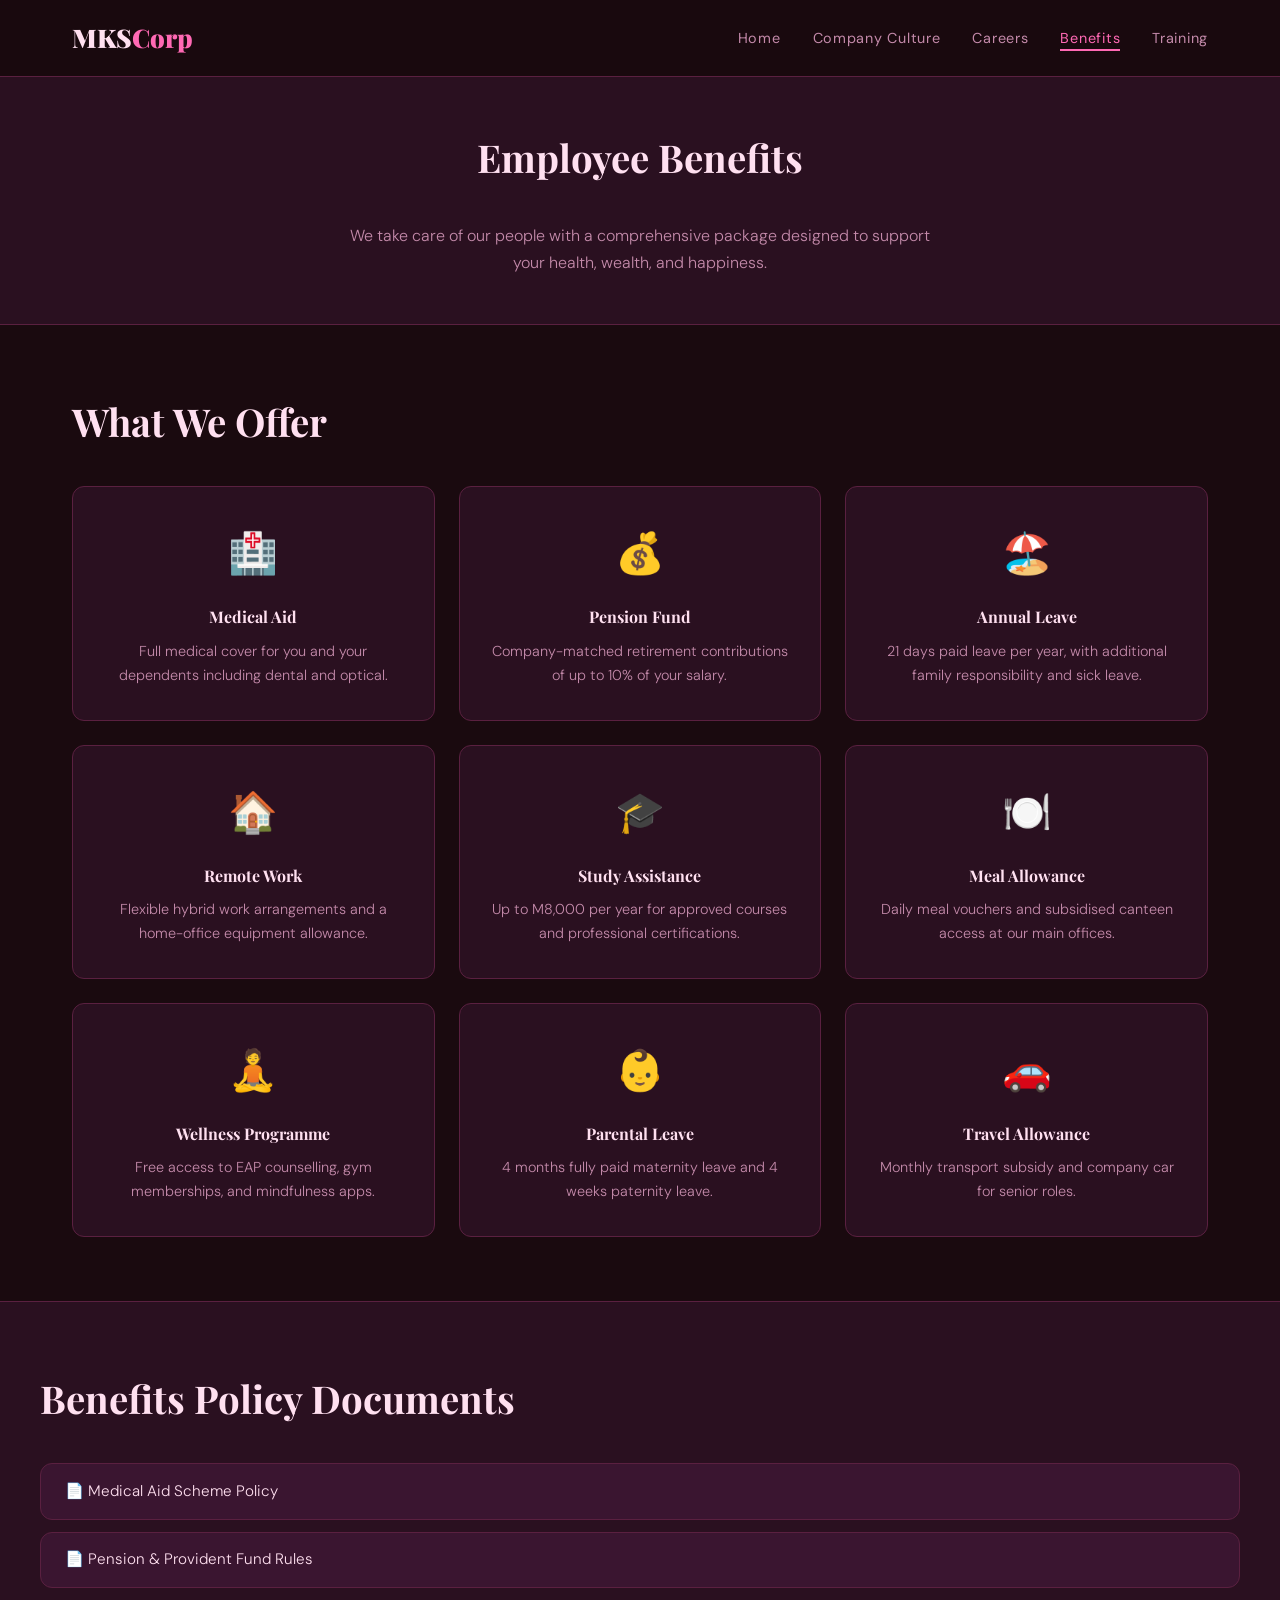
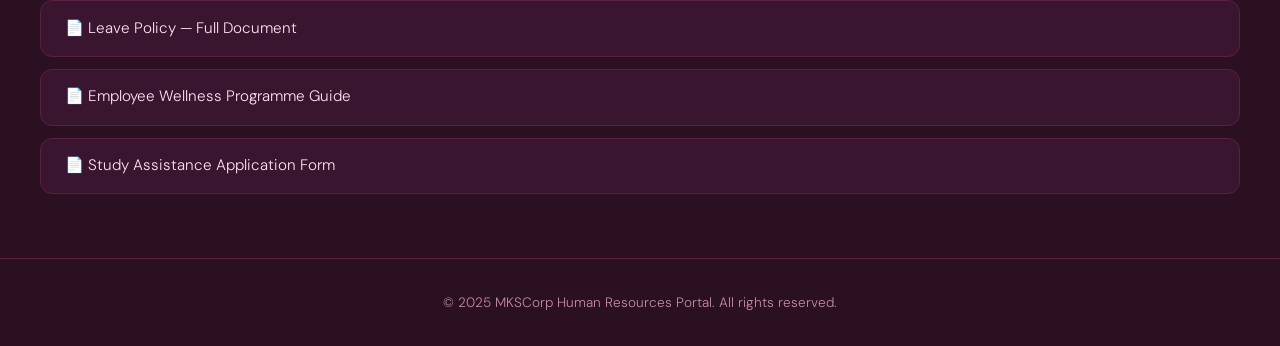
<file: benefits.html>
<!DOCTYPE html>
<html lang="en">
<head>
  <meta charset="UTF-8"/>
  <meta name="viewport" content="width=device-width, initial-scale=1.0"/>
  <title>MKSCorp HR Portal – Employee Benefits</title>
  <link rel="preconnect" href="https://fonts.googleapis.com">
  <link href="https://fonts.googleapis.com/css2?family=Playfair+Display:wght@700;900&family=DM+Sans:wght@300;400;500&display=swap" rel="stylesheet">
  <link rel="stylesheet" href="style.css"/>
</head>
<body>
  <header>
    <nav class="navbar">
      <div class="logo">MKS<span>Corp</span></div>
      <ul class="nav-links">
        <li><a href="index.html">Home</a></li>
        <li><a href="culture.html">Company Culture</a></li>
        <li><a href="careers.html">Careers</a></li>
        <li><a href="benefits.html" class="active">Benefits</a></li>
        <li><a href="training.html">Training</a></li>
      </ul>
      <button class="hamburger" onclick="toggleMenu()">&#9776;</button>
    </nav>
  </header>

  <main>
    <section class="page-header">
      <h1>Employee Benefits</h1>
      <p>We take care of our people with a comprehensive package designed to support your health, wealth, and happiness.</p>
    </section>

    <section class="content-section">
      <h2 class="section-title">What We Offer</h2>
      <div class="benefits-grid">
        <div class="benefit-card">
          <div class="icon">🏥</div>
          <h4>Medical Aid</h4>
          <p>Full medical cover for you and your dependents including dental and optical.</p>
        </div>
        <div class="benefit-card">
          <div class="icon">💰</div>
          <h4>Pension Fund</h4>
          <p>Company-matched retirement contributions of up to 10% of your salary.</p>
        </div>
        <div class="benefit-card">
          <div class="icon">🏖️</div>
          <h4>Annual Leave</h4>
          <p>21 days paid leave per year, with additional family responsibility and sick leave.</p>
        </div>
        <div class="benefit-card">
          <div class="icon">🏠</div>
          <h4>Remote Work</h4>
          <p>Flexible hybrid work arrangements and a home-office equipment allowance.</p>
        </div>
        <div class="benefit-card">
          <div class="icon">🎓</div>
          <h4>Study Assistance</h4>
          <p>Up to M8,000 per year for approved courses and professional certifications.</p>
        </div>
        <div class="benefit-card">
          <div class="icon">🍽️</div>
          <h4>Meal Allowance</h4>
          <p>Daily meal vouchers and subsidised canteen access at our main offices.</p>
        </div>
        <div class="benefit-card">
          <div class="icon">🧘</div>
          <h4>Wellness Programme</h4>
          <p>Free access to EAP counselling, gym memberships, and mindfulness apps.</p>
        </div>
        <div class="benefit-card">
          <div class="icon">👶</div>
          <h4>Parental Leave</h4>
          <p>4 months fully paid maternity leave and 4 weeks paternity leave.</p>
        </div>
        <div class="benefit-card">
          <div class="icon">🚗</div>
          <h4>Travel Allowance</h4>
          <p>Monthly transport subsidy and company car for senior roles.</p>
        </div>
      </div>
    </section>

    <section style="background: var(--surface); border-top: 1px solid var(--border); padding: 4rem 2rem;">
      <div style="max-width: 1200px; margin: 0 auto;">
        <h2 class="section-title">Benefits Policy Documents</h2>
        <ul class="policy-list">
          <li><a href="#medical">📄 Medical Aid Scheme Policy</a></li>
          <li><a href="#pension">📄 Pension & Provident Fund Rules</a></li>
          <li><a href="#leave">📄 Leave Policy — Full Document</a></li>
          <li><a href="#wellness">📄 Employee Wellness Programme Guide</a></li>
          <li><a href="#study">📄 Study Assistance Application Form</a></li>
        </ul>
      </div>
    </section>
  </main>

  <footer>
    <p>&copy; 2025 MKSCorp Human Resources Portal. All rights reserved.</p>
  </footer>
  <script>function toggleMenu() { document.querySelector('.nav-links').classList.toggle('open'); }</script>
</body>
</html>
</file>
<file: style.css>
/*CSS VARIABLES*/
:root {
  --bg: #1a0a0f;
  --surface: #2a1020;
  --surface2: #3a1530;
  --accent: #ff69b4;
  --accent2: #ffb6d9;
  --text: #ffe0f0;
  --text-muted: #c48aaa;
  --border: #5a2040;
  --font-display: 'Playfair Display', serif;
  --font-body: 'DM Sans', sans-serif;
  --radius: 12px;
  --transition: 0.3s ease;
}

/*RESET*/
*, *::before, *::after { box-sizing: border-box; margin: 0; padding: 0; }
html { scroll-behavior: smooth; }
body {
  background: var(--bg);
  color: var(--text);
  font-family: var(--font-body);
  font-weight: 300;
  line-height: 1.7;
}
img { max-width: 100%; display: block; }
a { color: var(--accent); text-decoration: none; transition: color var(--transition); }
a:hover { color: var(--accent2); }
ul { list-style: none; }

/*NAVBAR*/
header {
  position: sticky; top: 0; z-index: 100;
  background: rgba(26,10,15,0.95);
  backdrop-filter: blur(10px);
  border-bottom: 1px solid var(--border);
}
.navbar {
  max-width: 1200px; margin: 0 auto;
  padding: 1rem 2rem;
  display: flex; align-items: center; justify-content: space-between;
}
.logo {
  font-family: var(--font-display);
  font-size: 1.6rem; font-weight: 900;
  color: var(--text);
}
.logo span { color: var(--accent); }
.nav-links { display: flex; gap: 2rem; }
.nav-links li a {
  color: var(--text-muted); font-weight: 400;
  font-size: 0.9rem; letter-spacing: 0.05em;
  padding-bottom: 2px;
  border-bottom: 2px solid transparent;
  transition: var(--transition);
}
.nav-links li a:hover,
.nav-links li a.active {
  color: var(--accent);
  border-bottom-color: var(--accent);
}
.hamburger {
  display: none;
  background: none; border: none;
  color: var(--text); font-size: 1.5rem; cursor: pointer;
}

/*BUTTONS*/
.btn-primary {
  display: inline-block;
  background: var(--accent);
  color: #1a0a0f;
  padding: 0.8rem 2rem;
  border-radius: var(--radius);
  font-weight: 600;
  font-family: var(--font-body);
  margin-top: 1.5rem;
  transition: background var(--transition), transform var(--transition);
}
.btn-primary:hover { background: var(--accent2); color: #1a0a0f; transform: translateY(-2px); }

/*HERO*/
.hero {
  max-width: 1200px; margin: 0 auto;
  padding: 5rem 2rem 4rem;
  display: grid; grid-template-columns: 1fr 1fr; gap: 4rem;
  align-items: center;
}
.eyebrow {
  text-transform: uppercase;
  letter-spacing: 0.15em; font-size: 0.8rem;
  color: var(--accent); margin-bottom: 1rem;
}
.hero h1 {
  font-family: var(--font-display);
  font-size: clamp(2.8rem, 5vw, 4.5rem);
  font-weight: 900; line-height: 1.1;
}
.hero h1 em { color: var(--accent); font-style: italic; }
.hero-sub { color: var(--text-muted); max-width: 420px; margin-top: 1rem; font-size: 1.05rem; }
.hero-image img {
  border-radius: 24px;
  object-fit: cover; height: 420px; width: 100%;
  border: 1px solid var(--border);
}

/*HIGHLIGHTS CARDS*/
.highlights {
  background: var(--surface);
  border-top: 1px solid var(--border);
  border-bottom: 1px solid var(--border);
  padding: 4rem 2rem;
  display: grid; grid-template-columns: repeat(4, 1fr); gap: 1.5rem;
  max-width: 100%;
}
.card {
  background: var(--surface2);
  border: 1px solid var(--border);
  border-radius: var(--radius);
  padding: 2rem 1.5rem;
  transition: transform var(--transition), border-color var(--transition);
}
.card:hover { transform: translateY(-4px); border-color: var(--accent); }
.card-icon { font-size: 2rem; display: block; margin-bottom: 1rem; }
.card h3 {
  font-family: var(--font-display); font-size: 1.15rem;
  margin-bottom: 0.5rem;
}
.card p { color: var(--text-muted); font-size: 0.9rem; margin-bottom: 1rem; }
.card a { font-size: 0.85rem; font-weight: 500; }

/*STAFF SECTION*/
.staff-section {
  max-width: 1200px; margin: 0 auto;
  padding: 4rem 2rem;
}
.staff-section h2,
.policies h2,
.page-header h1,
.section-title {
  font-family: var(--font-display);
  font-size: clamp(1.8rem, 3vw, 2.5rem);
  margin-bottom: 2rem;
}
.staff-grid {
  display: grid; grid-template-columns: repeat(4, 1fr); gap: 1.5rem;
}
.staff-card {
  background: var(--surface);
  border: 1px solid var(--border);
  border-radius: var(--radius);
  padding: 1.5rem;
  text-align: center;
  transition: border-color var(--transition);
}
.staff-card:hover { border-color: var(--accent); }
.staff-card img {
  width: 80px; height: 80px; border-radius: 50%;
  margin: 0 auto 1rem; object-fit: cover;
  border: 2px solid var(--accent);
}
.staff-card h4 { font-size: 1rem; margin-bottom: 0.25rem; }
.staff-card p { color: var(--text-muted); font-size: 0.85rem; }

/*POLICIES*/
.policies {
  background: var(--surface);
  border-top: 1px solid var(--border);
  padding: 4rem 2rem;
  max-width: 100%;
}
.policies h2 { max-width: 1200px; margin: 0 auto 2rem; }
.policy-list {
  max-width: 1200px; margin: 0 auto;
  display: flex; flex-direction: column; gap: 0.75rem;
}
.policy-list li a {
  display: block;
  background: var(--surface2);
  border: 1px solid var(--border);
  border-radius: var(--radius);
  padding: 0.9rem 1.5rem;
  color: var(--text);
  font-size: 0.95rem;
  transition: var(--transition);
}
.policy-list li a:hover { border-color: var(--accent); color: var(--accent); }

/*PAGE HEADER (inner pages)*/
.page-header {
  background: var(--surface);
  border-bottom: 1px solid var(--border);
  padding: 3rem 2rem;
  text-align: center;
}
.page-header p { color: var(--text-muted); max-width: 600px; margin: 0.5rem auto 0; }

/*CONTENT SECTION*/
.content-section {
  max-width: 1200px; margin: 0 auto; padding: 4rem 2rem;
}
.two-col { display: grid; grid-template-columns: 1fr 1fr; gap: 3rem; align-items: center; }
.two-col img { border-radius: var(--radius); border: 1px solid var(--border); }

/*VALUES GRID*/
.values-grid {
  display: grid; grid-template-columns: repeat(3, 1fr); gap: 1.5rem;
  margin-top: 2rem;
}
.value-card {
  background: var(--surface);
  border: 1px solid var(--border);
  border-radius: var(--radius);
  padding: 1.5rem;
}
.value-card h4 { margin-bottom: 0.5rem; color: var(--accent); font-family: var(--font-display); }
.value-card p { color: var(--text-muted); font-size: 0.9rem; }

/*JOB LISTINGS*/
.job-list { display: flex; flex-direction: column; gap: 1rem; margin-top: 2rem; }
.job-item {
  background: var(--surface);
  border: 1px solid var(--border);
  border-radius: var(--radius);
  padding: 1.5rem 2rem;
  display: flex; justify-content: space-between; align-items: center;
  transition: border-color var(--transition);
}
.job-item:hover { border-color: var(--accent); }
.job-info h4 { margin-bottom: 0.3rem; font-size: 1.05rem; }
.job-info p { color: var(--text-muted); font-size: 0.85rem; }
.job-tag {
  background: var(--accent);
  color: #1a0a0f;
  padding: 0.3rem 0.9rem;
  border-radius: 50px;
  font-size: 0.75rem; font-weight: 600;
}

/*BENEFITS GRID*/
.benefits-grid {
  display: grid; grid-template-columns: repeat(3, 1fr); gap: 1.5rem; margin-top: 2rem;
}
.benefit-card {
  background: var(--surface);
  border: 1px solid var(--border);
  border-radius: var(--radius);
  padding: 2rem;
  text-align: center;
}
.benefit-card .icon { font-size: 2.5rem; margin-bottom: 1rem; }
.benefit-card h4 { font-family: var(--font-display); margin-bottom: 0.5rem; }
.benefit-card p { color: var(--text-muted); font-size: 0.9rem; }

/*VIDEO EMBED*/
.video-container {
  position: relative; padding-bottom: 56.25%; height: 0; overflow: hidden;
  border-radius: var(--radius); border: 1px solid var(--border);
}
.video-container iframe {
  position: absolute; top: 0; left: 0; width: 100%; height: 100%;
}

/*COURSE LIST*/
.course-list { display: flex; flex-direction: column; gap: 1rem; margin-top: 2rem; }
.course-item {
  background: var(--surface);
  border: 1px solid var(--border);
  border-radius: var(--radius);
  padding: 1.2rem 1.5rem;
  display: flex; justify-content: space-between; align-items: center;
}
.course-item span { color: var(--text-muted); font-size: 0.85rem; }

/*FOOTER*/
footer {
  text-align: center;
  padding: 2rem;
  background: var(--surface);
  border-top: 1px solid var(--border);
  color: var(--text-muted);
  font-size: 0.85rem;
}

/*RESPONSIVE*/
@media (max-width: 900px) {
  .hero { grid-template-columns: 1fr; gap: 2rem; }
  .hero-image { display: none; }
  .highlights { grid-template-columns: repeat(2, 1fr); }
  .staff-grid { grid-template-columns: repeat(2, 1fr); }
  .values-grid { grid-template-columns: 1fr 1fr; }
  .benefits-grid { grid-template-columns: 1fr 1fr; }
  .two-col { grid-template-columns: 1fr; }
  .job-item { flex-direction: column; align-items: flex-start; gap: 0.75rem; }
}
@media (max-width: 600px) {
  .nav-links { display: none; flex-direction: column; position: absolute;
    top: 60px; left: 0; right: 0; background: var(--bg);
    padding: 1rem 2rem; border-bottom: 1px solid var(--border); }
  .nav-links.open { display: flex; }
  .hamburger { display: block; }
  .highlights { grid-template-columns: 1fr; }
  .staff-grid { grid-template-columns: 1fr 1fr; }
  .values-grid { grid-template-columns: 1fr; }
  .benefits-grid { grid-template-columns: 1fr; }
}
</file>
